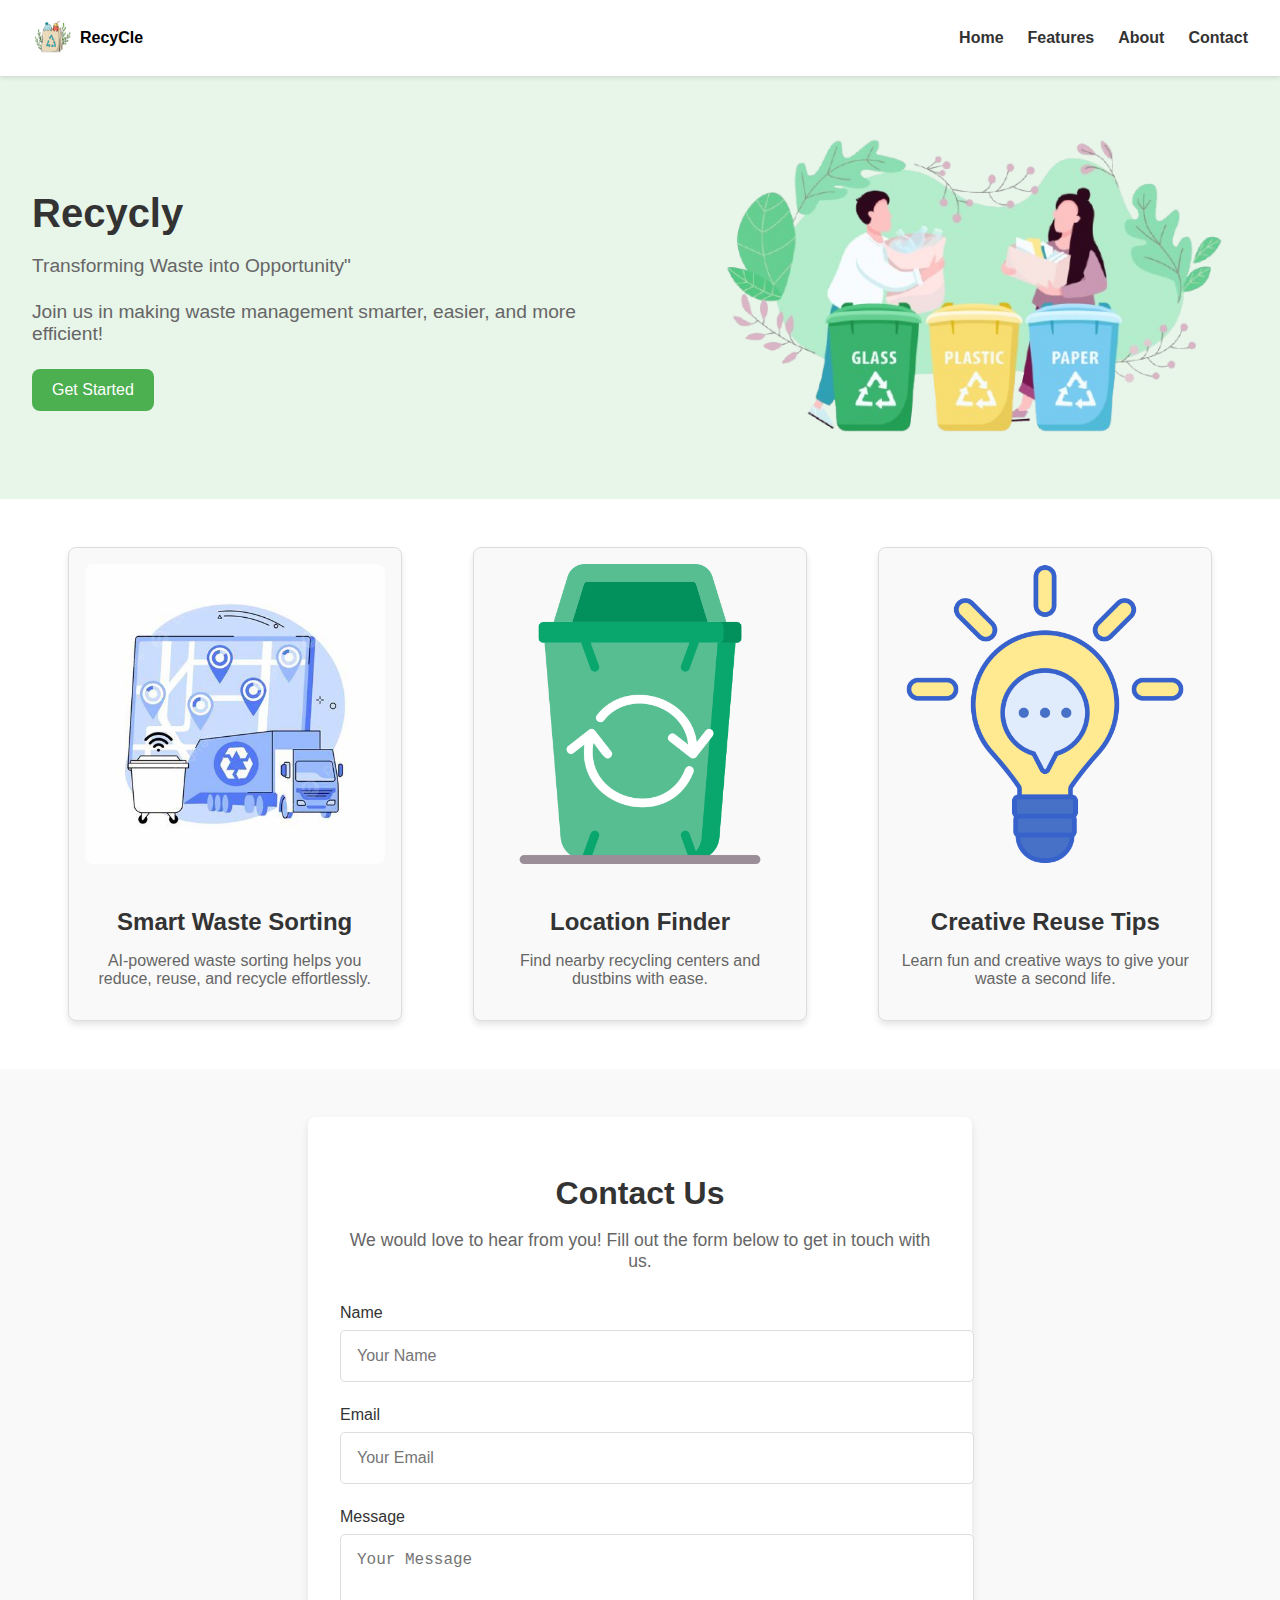
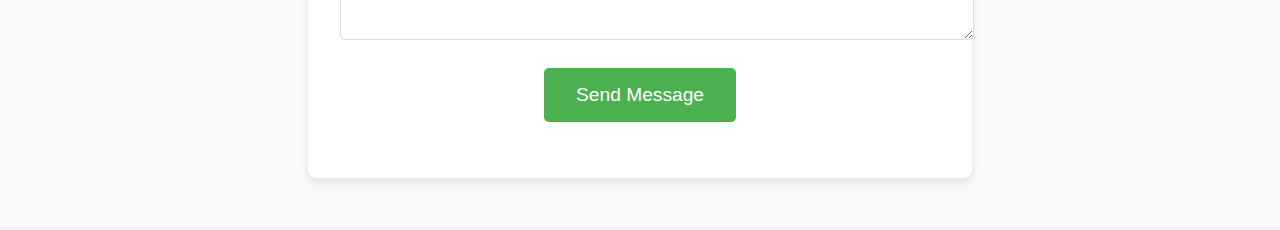
<file: index.html>
<!DOCTYPE html>
<html lang="en">
<head>
    <meta charset="UTF-8">
    <meta name="viewport" content="width=device-width, initial-scale=1.0">
    <title>RecyCle</title>
    <link rel="stylesheet" href="style.css">
    <style>
       
    </style>
</head>
<body>
    <!-- nav bar here -->
    <header>
        <div class="logo">
            <a href="#hero"> <img src="Components/logo.png"  alt="Company Logo" ></a>
            <a href="#hero" style="text-decoration: none; color: black; text"> <strong>RecyCle</strong></a>
        </div>
        <nav>
            <div class="nav-toggle">☰</div>
            <ul>
                <li><a href="#hero">Home</a></li>
                <li><a href="#features">Features</a></li>
                <li><a href="#">About</a></li>
                
                <li><a href="#contact">Contact</a></li>
            </ul>
        </nav>
       
    </header>

    <section id="hero" class="hero">
        <div class="hero-text">
            <h1>Recycly</h1>
            <p>Transforming Waste into Opportunity"</p>
            <p>Join us in making waste management smarter, easier, and more efficient!</p>
            <button onclick="alert('Get Started Clicked!')">Get Started</button>
        </div>
        <div class="hero-image">
            <img src="Components/mainimg.png" alt="Recycling Illustration">
        </div>
    </section>

<!-- carts here -->

    <section id="features" class="features">
        <div class="feature">
            <img src="Components/segigation.jpeg" alt="Waste Sorting">
            <h3>Smart Waste Sorting</h3>
            <p>AI-powered waste sorting helps you reduce, reuse, and recycle effortlessly.</p>
        </div>
        <div class="feature">
            <img src="Components/dusbin location.png" alt="Location Finder">
            <h3>Location Finder</h3>
            <p>Find nearby recycling centers and dustbins with ease.</p>
        </div>
        <div class="feature">
            <img src="Components/tips.png"  alt="Reuse Tips">
            <h3>Creative Reuse Tips</h3>
            <p>Learn fun and creative ways to give your waste a second life.</p>
        </div>
    </section>
 <!-- contact section from here  -->
    <section id="contact" class="contact">
        <div class="contact-container">
            <h2>Contact Us</h2>
            <p>We would love to hear from you! Fill out the form below to get in touch with us.</p>
            <form id="contact-form" action="#" method="post">
                <div class="form-group">
                    <label for="name">Name</label>
                    <input type="text" id="name" name="name" placeholder="Your Name" required>
                </div>
                <div class="form-group">
                    <label for="email">Email</label>
                    <input type="email" id="email" name="email" placeholder="Your Email" required>
                </div>
                <div class="form-group">
                    <label for="message">Message</label>
                    <textarea id="message" name="message" rows="4" placeholder="Your Message" required></textarea>
                </div>
                <button type="submit" id="submit-btn">Send Message</button>
            </form>
            <div id="form-feedback"></div>
        </div>
    </section>
    
    <script src="recycle.js"></script>
</body>
</html>
</file>
<file: style.css>
/* General Styles */
body {
    font-family: Arial, sans-serif;
    margin: 0;
    padding: 0;
    background-color: #f4f4f9;
}

header {
    background-color: #ffffff;
    padding: 1rem 2rem;
    display: flex;
    justify-content: space-between;
    align-items: center;
    box-shadow: 0 2px 4px rgba(0, 0, 0, 0.1);
    position: relative;
}

.logo {
    display: flex;
    align-items: center;
    gap: 0.5rem;
}

.logo img {
    height: 40px;
    width: 40px;
}

nav {
    position: relative;
}

nav ul {
    list-style: none;
    padding: 0;
    display: flex;
    gap: 1.5rem;
    margin: 0;
    
}

nav ul li a {
    text-decoration: none;
    color: #333;
    font-weight: bold;
    transition: color 0.3s;
}

nav ul li a:hover {
    color: #4caf50;
}

.cta {
    padding: 0.5rem 1.5rem;
    background-color: #4caf50;
    color: white;
    border: none;
    border-radius: 5px;
    text-decoration: none;
    font-weight: bold;
    transition: background-color 0.3s;
}

.cta:hover {
    background-color: #45a049;
}

/* Responsive Navigation */
.nav-toggle {
    display: none;
    flex-direction: column;
    justify-content: center;
    gap: 5px;
    cursor: pointer;
    width: 30px;
    border-radius: 5px;
}

.nav-toggle span {
    display: block;
    height: 3px;
    background-color: #333;
    border-radius: 2px;
    transition: background-color 0.3s;
}

/* Hide the navigation menu by default */
nav ul {
    transition: transform 0.3s ease;
}

nav ul.hidden {
    display: none;
}

@media screen and (max-width: 768px) {
    header {
        flex-wrap: wrap;
        justify-content: space-between;
    }

    .logo {
        flex-grow: 1;
    }

    .cta {
        order: 2;
    }

    .nav-toggle {
        display: flex;
        order: 3; /* Move the toggle button to the right */
        cursor: pointer;
        font-size: 30px;
        padding: 10px;
        background-color: #4caf50;
        color: white;
        border: none;
    }

    nav ul {
        display: none;
        flex-direction: column;
        background-color: #4caf50;
        position: absolute;
        top: 60px;
        left: 0;
        width: 100%;
        padding: 10px;
        margin: 0;
    }

    nav ul.active {
        display: flex;
    }

    nav ul li {
        padding: 10px;
        text-align: center;
    }

    nav ul li a {
        color: white;
        text-decoration: none;
        font-size: 1.2em;
    }
}

/* Hero Section */
.hero {
    display: flex;
    flex-wrap: wrap;
    align-items: center;
    justify-content: space-between;
    padding: 2rem;
    background-color: #e8f5e9;
}

.hero-text {
    max-width: 50%;
}

.hero-text h1 {
    font-size: 2.5rem;
    color: #333;
    margin-bottom: 1rem;
}

.hero-text p {
    font-size: 1.2rem;
    color: #666;
    margin-bottom: 1.5rem;
}

.hero-text button {
    background-color: #4caf50;
    color: white;
    padding: 12px 20px;
    font-size: 16px;
    border: none;
    border-radius: 8px;
    cursor: pointer;
    transition: background-color 0.3s ease, transform 0.2s ease;
}

.hero-text button:hover {
    background-color: #45a049;
    transform: scale(1.05);
}

.hero-text button:active {
    transform: scale(0.95);
    background-color: #3e8e41;
}

.hero-image {
    max-width: 45%;
}

.hero-image img {
    width: 100%;
    height: auto;
}

/* Features Section */
.features {
    display: flex;
    flex-wrap: wrap;
    justify-content: space-around;
    align-items: flex-start;
    padding: 2rem;
    background-color: #ffffff;
}

.feature {
    text-align: center;
    max-width: 300px;
    background-color: #f9f9f9;
    border: 1px solid #ddd;
    border-radius: 8px;
    padding: 1rem;
    box-shadow: 0 4px 6px rgba(0, 0, 0, 0.1);
    transition: transform 0.3s, box-shadow 0.3s;
    margin: 1rem;
}

.feature:hover {
    transform: translateY(-5px);
    box-shadow: 0 6px 10px rgba(0, 0, 0, 0.15);
}

.feature img {
    width: 100%;
    height: auto;
    border-radius: 8px;
    margin-bottom: 1rem;
}

.feature h3 {
    font-size: 1.5rem;
    color: #333;
    margin-bottom: 0.5rem;
}

.feature p {
    font-size: 1rem;
    color: #666;
}

/* Footer */
footer {
    text-align: center;
    padding: 1rem;
    background-color: #333;
    color: white;
    margin-top: 2rem;
}

/* Responsive Design */
@media (max-width: 768px) {
    .hero {
        flex-direction: column;
        text-align: center;
    }

    .hero-text {
        max-width: 100%;
        margin-bottom: 2rem;
    }

    .hero-image {
        max-width: 100%;
    }

    .features {
        flex-direction: column;
        align-items: center;
    }

    .feature {
        max-width: 90%;
    }
}

@media (max-width: 480px) {
    .hero-text h1 {
        font-size: 2rem;
    }

    .hero-text p {
        font-size: 1rem;
    }

    nav ul {
        flex-direction: column;
        gap: 1rem;
    }
}
/* Contact Section */
.contact {
    background-color: #f9f9f9;
    padding: 3rem 2rem;
    text-align: center;
}

.contact-container {
    max-width: 600px;
    margin: 0 auto;
    background-color: #ffffff;
    padding: 2rem;
    border-radius: 8px;
    box-shadow: 0 4px 8px rgba(0, 0, 0, 0.1);
}

.contact h2 {
    font-size: 2rem;
    color: #333;
    margin-bottom: 1rem;
}

.contact p {
    font-size: 1.1rem;
    color: #666;
    margin-bottom: 2rem;
}

.form-group {
    margin-bottom: 1.5rem;
    text-align: left;
}

.form-group label {
    font-size: 1rem;
    color: #333;
    margin-bottom: 0.5rem;
    display: block;
}

.form-group input,
.form-group textarea {
    width: 100%;
    padding: 1rem;
    border: 1px solid #ddd;
    border-radius: 5px;
    font-size: 1rem;
    color: #333;
}

.form-group textarea {
    resize: vertical;
}

button {
    background-color: #4caf50;
    color: white;
    padding: 1rem 2rem;
    font-size: 1.2rem;
    border: none;
    border-radius: 5px;
    cursor: pointer;
    transition: background-color 0.3s ease, transform 0.2s ease;
}

button:hover {
    background-color: #45a049;
    transform: scale(1.05);
}

button:active {
    transform: scale(0.95);
}

#form-feedback {
    margin-top: 1.5rem;
    font-size: 1.1rem;
    color: #333;
}

/* Responsive Design */
@media (max-width: 768px) {
    .contact-container {
        padding: 1.5rem;
    }
}
</file>
